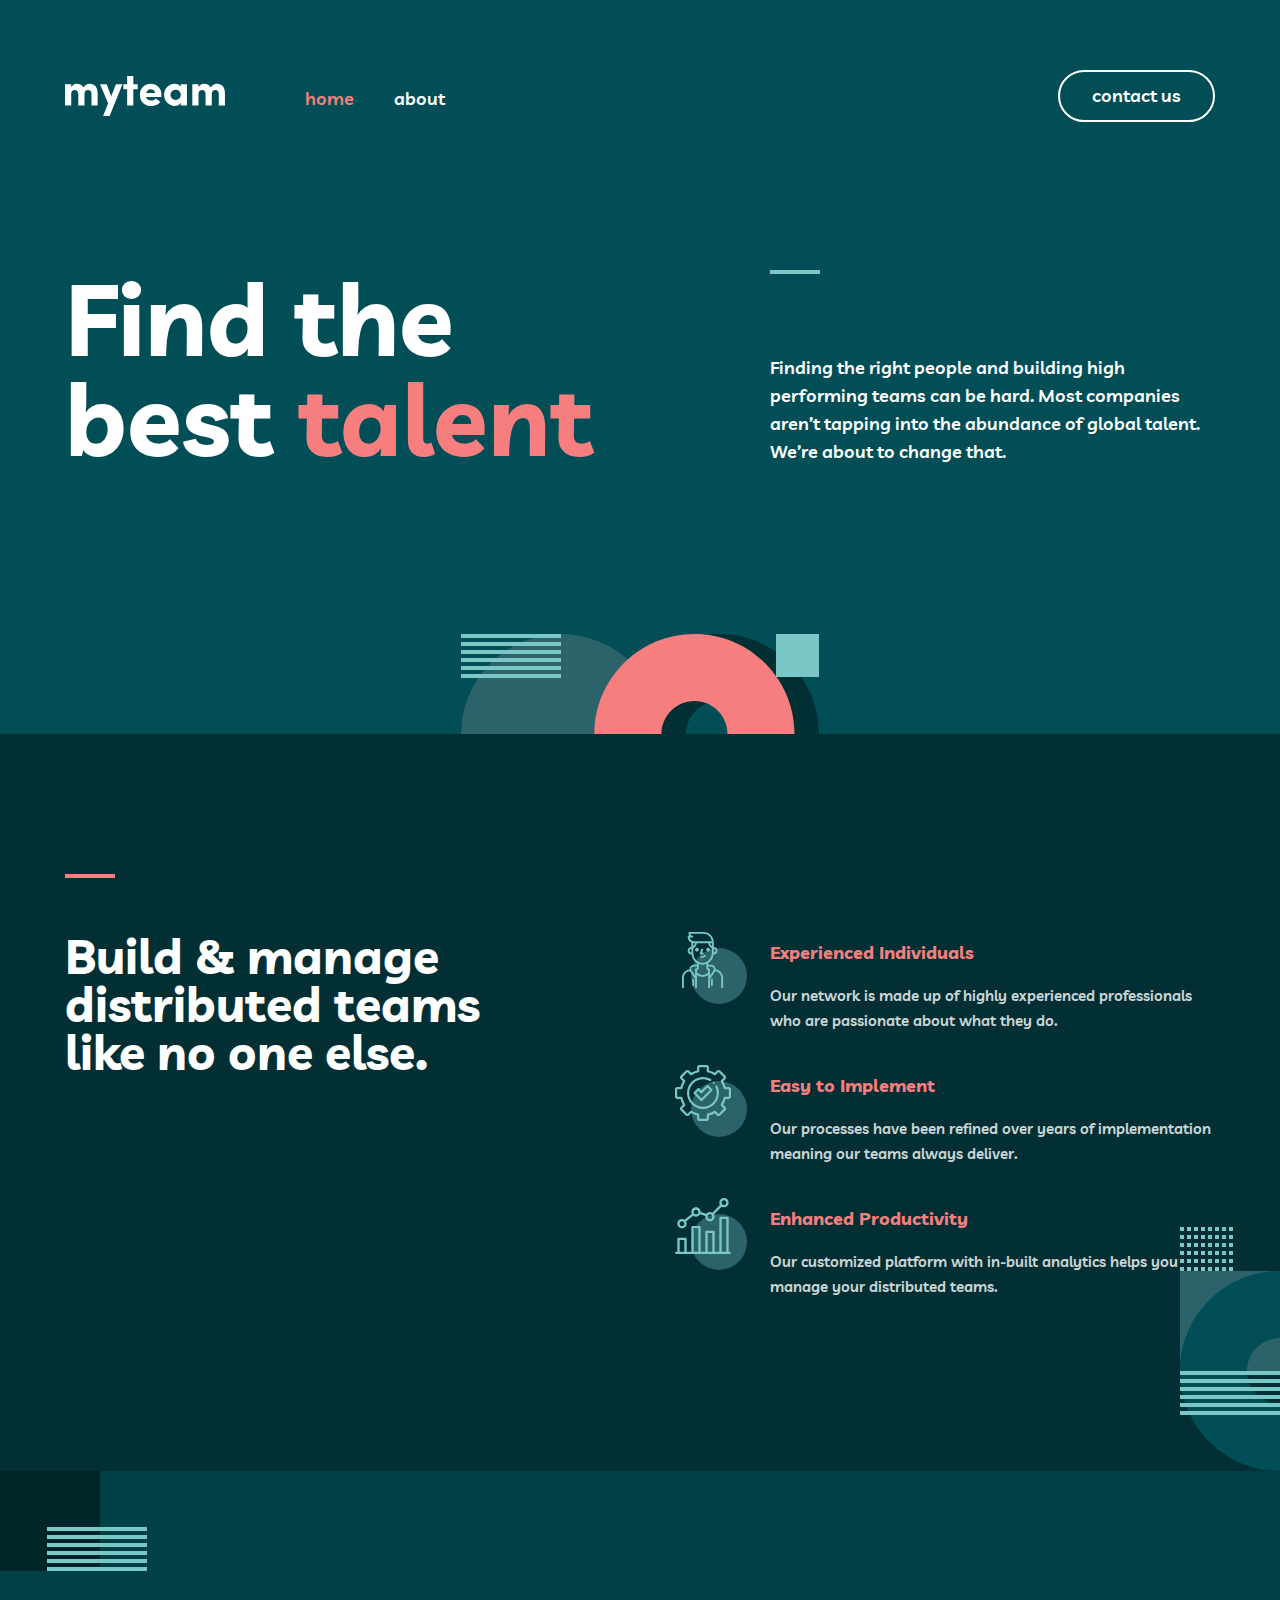
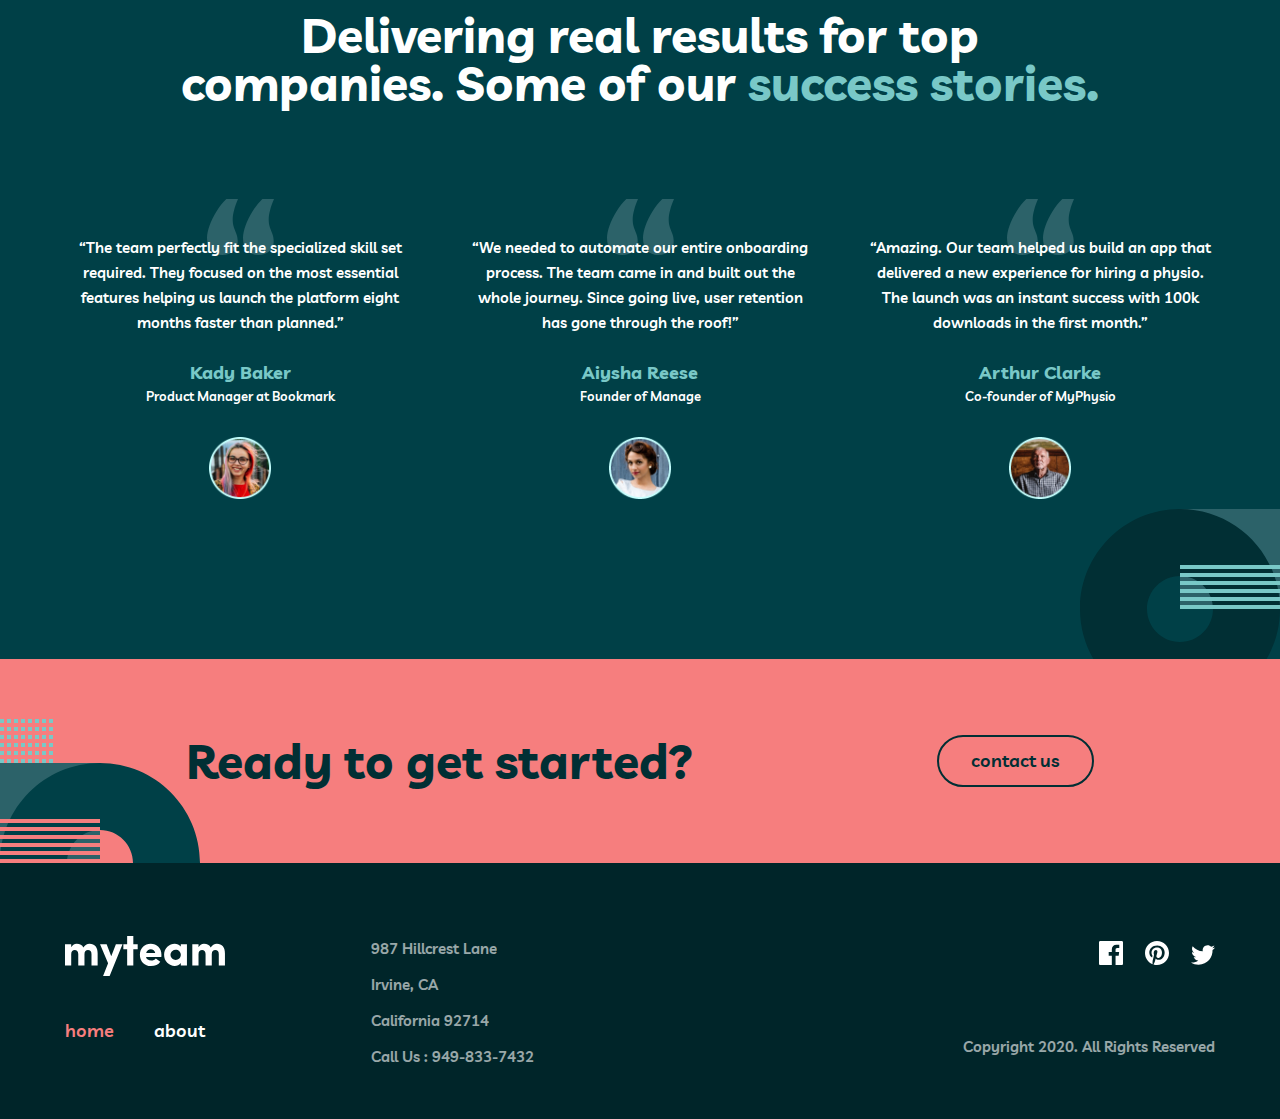
<file: index.html>
<!DOCTYPE html>
<html lang="en">
<head>
  <meta charset="UTF-8">
  <meta http-equiv="X-UA-Compatible" content="IE=edge">
  <meta name="viewport" content="width=device-width, initial-scale=1.0">
  <title>Myteam</title>
  <link rel="stylesheet" href="./css/normalize.css">
  <link rel="stylesheet" href="./css/main.css">
  <link rel="stylesheet" href="./css/responsive.css">
  
</head>
<body>
  <header class="header-wrapper">
    <div class="header-wrapper__container container">
      <div class="header-wrapper__header-inner header-inner">
        <div class="header-inner__logo-nav logo-nav">
          <a class="logo-nav__logo-link logo-link" href="./index.html">
            <img class="logo-link__logo-img logo-img" src="./img/home/myteam-site-logo.svg" alt="site logo" width="160" height="40">
          </a>
  
          <nav class="logo-nav__navbar navbar">
            <ul class="navbar__nav-list nav-list">
              <li class="nav-list__nav-item nav-item">
                <a class="nav-item__nav-link nav-link nav-link--active" href="./index.html">home</a>
              </li>
              <li class="nav-list__nav-item nav-item">
                <a class="nav-item__nav-link nav-link " href="./about.html">about</a>
              </li>
            </ul>
          </nav>
        </div>

        <a class="header-inner__contact-link contact-link" href="./contact.html">contact us</a>

        <button class="header-inner__hamburger-button hamburger-button" type="button">
          <img class="hamburger-img" src="./img/home/hamburger.png" alt="Hamburger image" width="20" height="17">
        </button>
      </div>
    </div>
  </header>

  <main>
    
    <section class="site-hero-wrapper">
      <div class="site-hero-wrapper__site-hero site-hero">
        <div class="site-hero__container container">
          <div class="site-hero__hero-content hero-content">
            <h2 class="hero-content__hero-heading hero-heading">Find the best 
              <span class="hero-content__hero-heading--pink
              hero-heading--pink">talent</span>
            </h2>
  
            <p class="hero-content__hero-text hero-text">Finding the right people and building high performing teams can be hard. Most companies aren’t tapping into the abundance of global talent. We’re about to change that.</p>
          </div>
        </div>
      </div>
    </section>

    <!-- TEAM BUILDING  -->

    <section class="team-building-wrapper" >
      <div class="team-building-wrapper__team-building-inner team-building-inner">
        <div class="team-building-inner__container container">
          <div class="team-building-inner__team-building team-building">
            <h2 class="team-building__team-building-heading team-building-heading">Build & manage distributed teams like no one else.</h2>

            <div class="team-building__team-building-content team-building-content">
              <ul class="team-building-content__building-content-list building-content-list">
                <li class="building-content-list__building-content-item building-content-item experienced-individuals">
                  <div class="building-content-item__item-content item-content">
                    <h3 class="item-content__contakt-item-heading contakt-item-heading">Experienced Individuals</h3>
                    <p class="item-content__contakt-item-text contakt-item-text">Our network is made up of highly experienced professionals who are passionate about what they do.</p>
                  </div>
                </li>
                <li class="building-content-list__building-content-item building-content-item easy-implement">
                  <div class="building-content-item__item-content item-content">
                    <h3 class="item-content__contakt-item-heading contakt-item-heading">Easy to Implement</h3>
                    <p class="item-content__contakt-item-text contakt-item-text">Our processes have been refined over years of implementation meaning our teams always deliver.</p>
                  </div>
                </li>
                <li class="building-content-list__building-content-item building-content-item enhanced-productivity">
                  <div class="building-content-item__item-content item-content">
                    <h3 class="item-content__contakt-item-heading contakt-item-heading">Enhanced Productivity</h3>
                    <p class="item-content__contakt-item-text contakt-item-text">Our customized platform with in-built analytics helps you manage your distributed teams.</p>
                  </div>
                </li>
              </ul>
            </div>
          </div>
        </div>
      </div>
    </section>

    <!-- SUCCESS STORIES  -->

    <section class="success-stories-wrapper">
      <div class="success-stories-wrapper__success-stories-inner success-stories-inner">
        <div class="success-stories-inner__container container">
          <div class="success-stories-inner__success-stories success-stories">
            <h2 class="success-stories__stories-heading stories-heading">Delivering real results for top companies. Some of our 
              <span class="success-stories__stories-heading--pink stories-heading--pink">success stories.</span>
            </h2>

            <ul class="success-stories__stories-list stories-list">
              <li class="stories-list__stories-item stories-item">
                <p class="stories-item__stories-item-text stories-item-text"> “The team perfectly fit the specialized skill set required. They focused on the most essential features helping us launch the platform eight months faster than planned.”</p>
                <span class="stories-item__stories-item-name stories-item-name">Kady Baker</span>
                <span class="stories-item__stories-item-position stories-item-position">Product Manager at Bookmark</span>
                <a class="stories-item__stories-item-link stories-item-link" href="#">
                  <img class="stories-item-link__stories-item-img stories-item-img" src="./img/home/kady-baker.png" alt="Kady Baker image" width="62" height="62">
                </a>
              </li>
              <li class="stories-list__stories-item stories-item">
                <p class="stories-item__stories-item-text stories-item-text">“We needed to automate our entire onboarding process. The team came in and built out the whole journey. Since going live, user retention has gone through the roof!”</p>
                <span class="stories-item__stories-item-name stories-item-name">Aiysha Reese</span>
                <span class="stories-item__stories-item-position stories-item-position">Founder of Manage</span>
                <a class="stories-item__stories-item-link stories-item-link" href="#">
                  <img class="stories-item-link__stories-item-img stories-item-img" src="./img/home/aiysha-reese.png" alt="Aiysha Reese image" width="62" height="62">
                </a>
              </li>
              <li class="stories-list__stories-item stories-item">
                <p class="stories-item__stories-item-text stories-item-text">“Amazing. Our team helped us build an app that delivered a new experience for hiring a physio. The launch was an instant success with 100k downloads in the first month.”</p>
                <span class="stories-item__stories-item-name stories-item-name">Arthur Clarke</span>
                <span class="stories-item__stories-item-position stories-item-position">Co-founder of MyPhysio</span>
                <a class="stories-item__stories-item-link stories-item-link" href="#">
                  <img class="stories-item-link__stories-item-img stories-item-img" src="./img/home/arthur-clarke.png" alt="Arthur Clarke image" width="62" height="62">
                </a>
              </li>
            </ul>
          </div>
        </div>
      </div>
    </section>

    <!-- STARTED -->

    <section class="started-wrapper">
      <div class="started-wrapper__started-inner started-inner">
        <div class="started-inner__container container">
          <div class="started-inner__started started">
            <h2 class="started__started-heading started-heading">Ready to get started?</h2>
            <a class="started__started-contact-link started-contact-link" href="./contact.html">contact us</a>
          </div>
        </div>
      </div>
    </section>
  </main>

  <!-- FOOTER  -->

  <footer class="site-footer">
    <div class="site-footer__container container">
      <div class="site-footer__footer-inner footer-inner">
        <div class="footer-inner__footer-content footer-content">
          <div class="footer-content__footer-page footer-page">
            <a class="footer-page__footer-logo footer-logo" href="#">
              <img class="footer-logo__footer-logo-img footer-logo-img" src="./img/home/myteam-site-logo.svg" alt="footer logo image" width="160" height="40">
            </a>
            <ul class="footer-page__footer-page-list footer-page-list">
              <li class="footer-page-list__footer-page-item footer-page-item">
                <a class="footer-page-item__page-item-link page-item-link page-item-link--active" href="./index.html">home</a>
              </li>
              <li class="footer-page-list__footer-page-item footer-page-item">
                <a class="footer-page-item__page-item-link page-item-link" href="./about.html">about</a>
              </li>
            </ul>
          </div>
          <div class="footer-content__footer-address footer-address">
            <ul class="footer-address__footer-address-list footer-address-list">
              <li class="footer-address-list__footer-address-item footer-address-item">
                <a class="footer-address-item__address-item-link address-item-link" href="#">987 Hillcrest Lane</a>
              </li>
              <li class="footer-address-list__footer-address-item footer-address-item">
                <a class="footer-address-item__address-item-link address-item-link" href="#">Irvine, CA</a>
              </li>
              <li class="footer-address-list__footer-address-item footer-address-item">
                <a class="footer-address-item__address-item-link address-item-link" href="#">California 92714</a>
              </li>
              <li class="footer-address-list__footer-address-item footer-address-item">
                <a class="footer-address-item__address-item-link address-item-link" href="#">Call Us : 949-833-7432</a>
              </li>
            </ul>
          </div>
        </div>

        <div class="footer-inner__footer-link-page footer-link-page">
          <ul class="footer-link-page__link-page-list link-page-list">
            <li class="link-page-list__link-page-item link-page-item">
              <a class="link-page-item__page-item-link page-item-link" href="https://www.facebook.com/">
                <img class="page-item-link__page-item-img page-item-img" src="./img/home/facebook.svg" alt="facebook image" width="24" height="24">
              </a>
            </li>
            <li class="link-page-list__link-page-item link-page-item">
              <a class="link-page-item__page-item-link page-item-link" href="https://g.co/kgs/BYUj9v">
                <img class="page-item-link__page-item-img page-item-img" src="./img/home/path.svg" alt="path image" width="24" height="24">
              </a>
            </li>
            <li class="link-page-list__link-page-item link-page-item">
              <a class="link-page-item__page-item-link page-item-link" href="https://twitter.com/">
                <img class="page-item-link__page-item-img page-item-img" src="./img/home/twitter.svg" alt="twitter image" width="24" height="20">
              </a>
            </li>
          </ul>
          <span class="footer-link-page__link-page-reserved link-page-reserved" >Copyright 2020. All Rights Reserved</span>
        </div>
      </div>
    </div>
  </footer>
</body>
</html>
</file>
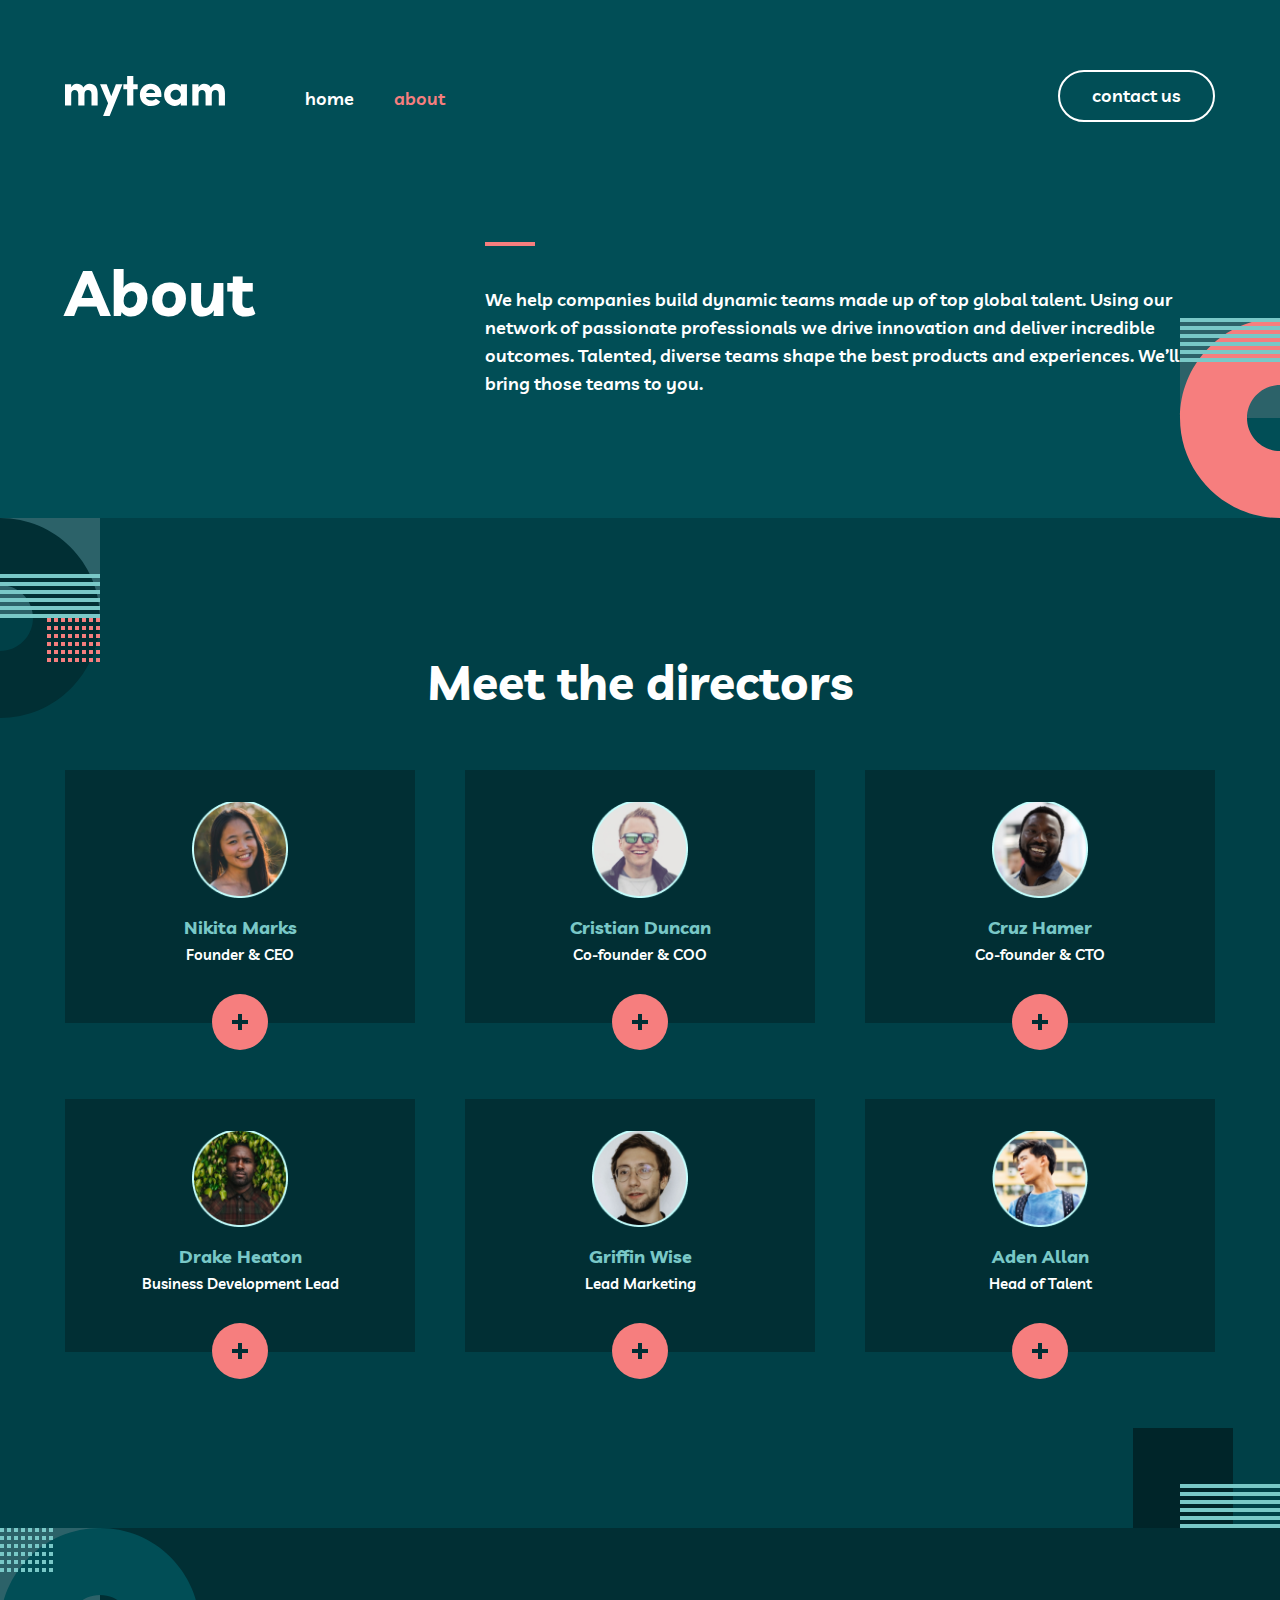
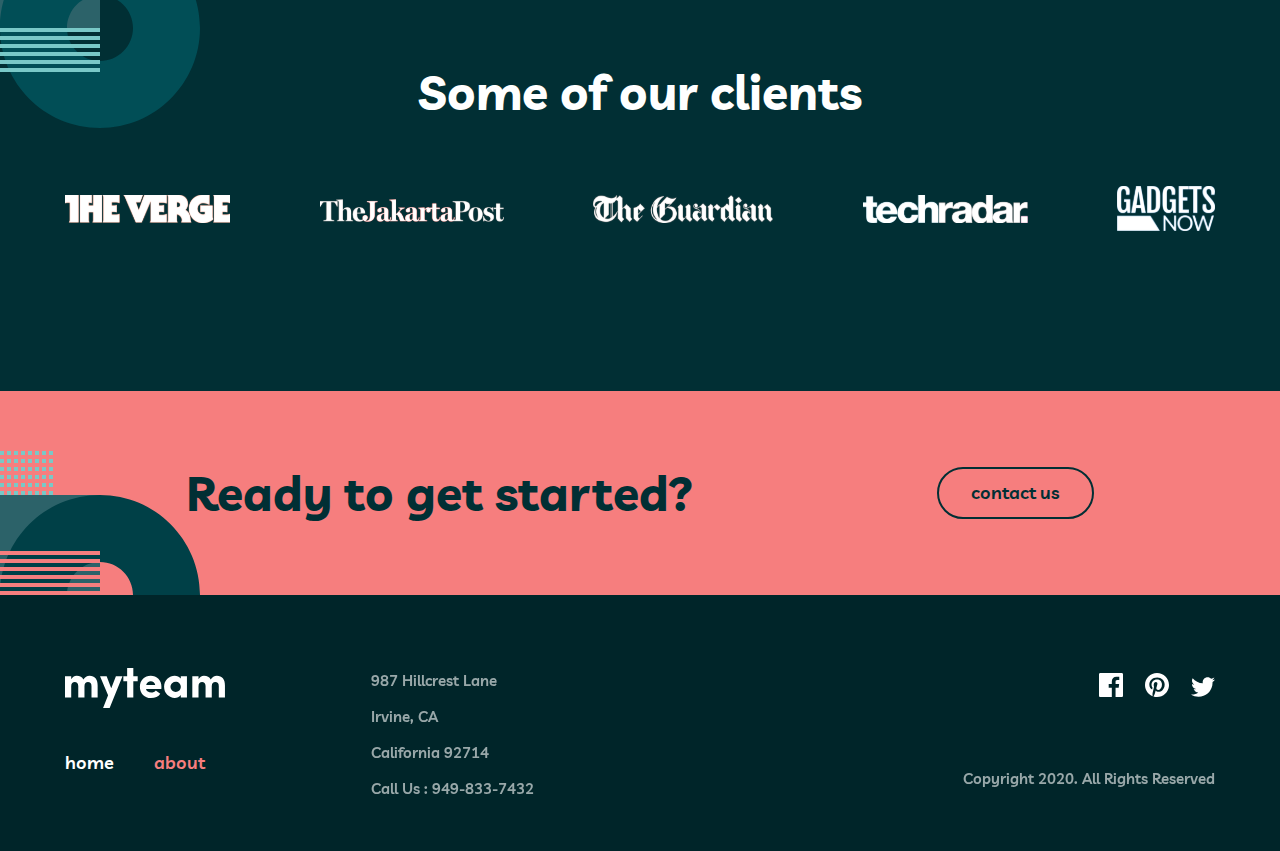
<file: about.html>
<!DOCTYPE html>
<html lang="en">
<head>
  <meta charset="UTF-8">
  <meta http-equiv="X-UA-Compatible" content="IE=edge">
  <meta name="viewport" content="width=device-width, initial-scale=1.0">
  <title>Myteam</title>
  <link rel="stylesheet" href="./css/normalize.css">
  <link rel="stylesheet" href="./css/main.css">
  <link rel="stylesheet" href="./css/responsive.css">
</head>
<body>
  <header class="header-wrapper">
    <div class="header-wrapper__container container">
      <div class="header-wrapper__header-inner header-inner">
        <div class="header-inner__logo-nav logo-nav">
          <a class="logo-nav__logo-link logo-link" href="./index.html">
            <img class="logo-link__logo-img logo-img" src="./img/home/myteam-site-logo.svg" alt="site logo" width="160" height="40">
          </a>
  
          <nav class="logo-nav__navbar navbar">
            <ul class="navbar__nav-list nav-list">
              <li class="nav-list__nav-item nav-item">
                <a class="nav-item__nav-link nav-link" href="./index.html">home</a>
              </li>
              <li class="nav-list__nav-item nav-item">
                <a class="nav-item__nav-link nav-link nav-link--active " href="#">about</a>
              </li>
            </ul>
          </nav>
        </div>

        <a class="header-inner__contact-link contact-link" href="./contact.html">contact us</a>

        <button class="header-inner__hamburger-button hamburger-button" type="button">
          <img class="hamburger-img" src="./img/home/hamburger.png" alt="Hamburger image" width="20" height="17">
        </button>
      </div>
    </div>
  </header>

  <main>

    <!-- About  -->
    
    <section class="about-wrapper">
      <div class="about-wrapper__about-inner about-inner">
        <div class="about-inner__container container">
          <div class="about-inner__about-content about-content">
            <h2 class="about-content__about-content-heading about-content-heading">About</h2>
            <p class="about-content__about-content-text about-content-text">We help companies build dynamic teams made up of top global talent. Using our network of passionate professionals we drive innovation and deliver incredible outcomes. Talented, diverse teams shape the best products and experiences. We’ll bring those teams to you.</p>
          </div>
        </div>
      </div>
    </section>

    <!-- Meet the directors -->

    <section class="meet-directors-wrapper">
      <div class="meet-directors-wrapper__container container">
        <div class="meet-directors-wrapper__meet-ditectors meet-ditectors">
          <h2 class="meet-ditectors__meet-directors-heading meet-directors-heading">Meet the directors</h2>
  
          <ul class="meet-ditectors__meet-directors-list meet-directors-list">
            <li class="meet-directors-list__meet-directors-item meet-directors-item">
              <div class="meet-directors-item__directors-item-content directors-item-content">
                <div class="directors-item-content__about-directors about-directors">
                  <img class="about-directors__about-directors-img about-directors-img" src="./img/about/nikita-marks.png" alt="Nikita Marks image" width="96" height="96">
                  <span class="about-directors__directors-names directors-names">Nikita Marks</span>
                  <p class="about-directors__profession-directors profession-directors">Founder & CEO</p>
                </div>
                <div class="directors-item-content__opinion-directors opinion-directors">
                    <span class="opinion-directors__director-name director-name">Nikita Marks</span>
                    <blockquote class="opinion-directors__motto-directors motto-directors">“Empowered teams create truly amazing products. Set the north star and let them follow it.”</blockquote>
                    <a class="opinion-directors__opinion-directors-link opinion-directors-link" href="https://twitter.com/">
                      <img class="opinion-directors-link__directors-link-img directors-link-img" src="./img/about/twitter.svg" alt="twitter image" width="24" height="20">
                    </a>
                    <a class="opinion-directors__opinion-directors-link opinion-directors-link" href="https://www.linkedin.com/">
                      <img class="opinion-directors-link__directors-link-img directors-link-img" src="./img/about/linkedin.svg" alt="linkedin image" width="20" height="20">
                    </a>
                </div>
              </div>
              <button class="meet-directors-item__directors-item-btn directors-item-btn">
                <img class="directors-item-btn__button-img button-img" src="./img/about/plus.png" alt="plus image" width="16" height="16">
              </button>
            </li>
            <li class="meet-directors-list__meet-directors-item meet-directors-item">
              <div class="meet-directors-item__directors-item-content directors-item-content">
                <div class="directors-item-content__about-directors about-directors">
                  <img class="about-directors__about-directors-img about-directors-img" src="./img/about/crisrian-duncan.png" alt="Cristian Duncan image" width="96" height="96">
                  <span class="about-directors__directors-names directors-names">Cristian Duncan</span>
                  <p class="about-directors__profession-directors profession-directors">Co-founder & COO</p>
                </div>
                <div class="directors-item-content__opinion-directors opinion-directors">
                    <span class="opinion-directors__director-name director-name">Cristian Duncan</span>
                    <blockquote class="opinion-directors__motto-directors motto-directors">“Empowered teams create truly amazing products. Set the north star and let them follow it.”</blockquote>
                    <a class="opinion-directors__opinion-directors-link opinion-directors-link" href="https://twitter.com/">
                      <img class="opinion-directors-link__directors-link-img directors-link-img" src="./img/about/twitter.svg" alt="twitter image" width="24" height="20">
                    </a>
                    <a class="opinion-directors__opinion-directors-link opinion-directors-link" href="https://www.linkedin.com/">
                      <img class="opinion-directors-link__directors-link-img directors-link-img" src="./img/about/linkedin.svg" alt="linkedin image" width="20" height="20">
                    </a>
                </div>
              </div>
              <button class="meet-directors-item__directors-item-btn directors-item-btn">
                <img class="directors-item-btn__button-img button-img" src="./img/about/plus.png" alt="plus image" width="16" height="16">
              </button>
            </li>
            <li class="meet-directors-list__meet-directors-item meet-directors-item">
              <div class="meet-directors-item__directors-item-content directors-item-content">
                <div class="directors-item-content__about-directors about-directors">
                  <img class="about-directors__about-directors-img about-directors-img" src="./img/about/cruz-hamer.png" alt="Cruz Hamer image" width="96" height="96">
                  <span class="about-directors__directors-names directors-names">Cruz Hamer</span>
                  <p class="about-directors__profession-directors profession-directors">Co-founder & CTO</p>
                </div>
                <div class="meet-directors-item__opinion-directors opinion-directors">
                    <span class="opinion-directors__director-name director-name">Cruz Hamer</span>
                    <blockquote class="opinion-directors__motto-directors motto-directors">“Empowered teams create truly amazing products. Set the north star and let them follow it.”</blockquote>
                    <a class="opinion-directors__opinion-directors-link opinion-directors-link" href="https://twitter.com/">
                      <img class="opinion-directors-link__directors-link-img directors-link-img" src="./img/about/twitter.svg" alt="twitter image" width="24" height="20">
                    </a>
                    <a class="opinion-directors__opinion-directors-link opinion-directors-link" href="https://www.linkedin.com/">
                      <img class="opinion-directors-link__directors-link-img directors-link-img" src="./img/about/linkedin.svg" alt="linkedin image" width="20" height="20">
                    </a>
                </div>
              </div>
              <button class="meet-directors-item__directors-item-btn directors-item-btn">
                <img class="directors-item-btn__button-img button-img" src="./img/about/plus.png" alt="plus image" width="16" height="16">
              </button>
            </li>
            <li class="meet-directors-list__meet-directors-item meet-directors-item">
              <div class="meet-directors-item__directors-item-content directors-item-content">
                <div class="directors-item-content__about-directors about-directors">
                  <img class="about-directors__about-directors-img about-directors-img" src="./img/about/drake-heaton.png" alt="Drake Heaton image" width="96" height="96">
                  <span class="about-directors__directors-names directors-names">Drake Heaton</span>
                  <p class="about-directors__profession-directors profession-directors">Business Development Lead</p>
                </div>
                <div class="directors-item-content__opinion-directors opinion-directors">
                    <span class="opinion-directors__director-name director-name">Drake Heaton</span>
                    <blockquote class="opinion-directors__motto-directors motto-directors">“Empowered teams create truly amazing products. Set the north star and let them follow it.”</blockquote>
                    <a class="opinion-directors__opinion-directors-link opinion-directors-link" href="https://twitter.com/">
                      <img class="opinion-directors-link__directors-link-img directors-link-img" src="./img/about/twitter.svg" alt="twitter image" width="24" height="20">
                    </a>
                    <a class="opinion-directors__opinion-directors-link opinion-directors-link" href="https://www.linkedin.com/">
                      <img class="opinion-directors-link__directors-link-img directors-link-img" src="./img/about/linkedin.svg" alt="linkedin image" width="20" height="20">
                    </a>
                </div>
              </div>
              <button class="meet-directors-item__directors-item-btn directors-item-btn">
                <img class="button-img" src="./img/about/plus.png" alt="plus image" width="16" height="16">
              </button>
            </li>
            <li class="meet-directors-list__meet-directors-item meet-directors-item">
              <div class="meet-directors-item__directors-item-content directors-item-content">
                <div class="directors-item-content__about-directors about-directors">
                  <img class="about-directors__about-directors-img about-directors-img" src="./img/about/griffin-wise.png" alt="Griffin Wise image" width="96" height="96">
                  <span class="about-directors__directors-names directors-names">Griffin Wise</span>
                  <p class="about-directors__profession-directors profession-directors">Lead Marketing</p>
                </div>
                <div class="directors-item-content__opinion-directors opinion-directors">
                    <span class="opinion-directors__director-name director-name">Griffin Wise</span>
                    <blockquote class="opinion-directors__motto-directors motto-directors">“Empowered teams create truly amazing products. Set the north star and let them follow it.”</blockquote>
                    <a class="opinion-directors__opinion-directors-link opinion-directors-link" href="https://twitter.com/">
                      <img class="opinion-directors-link__directors-link-img directors-link-img" src="./img/about/twitter.svg" alt="twitter image" width="24" height="20">
                    </a>
                    <a class="opinion-directors__opinion-directors-link opinion-directors-link" href="https://www.linkedin.com/">
                      <img class="opinion-directors-link__directors-link-img directors-link-img" src="./img/about/linkedin.svg" alt="linkedin image" width="20" height="20">
                    </a>
                </div>
              </div>
              <button class="meet-directors-item__directors-item-btn directors-item-btn">
                <img class=" directors-item-btn__button-img button-img" src="./img/about/plus.png" alt="plus image" width="16" height="16">
              </button>
            </li>
            <li class="meet-directors-list__meet-directors-item meet-directors-item">
              <div class="meet-directors-item__opinion-directors opinion-directors">
                  <div class="opinion-directors__about-directors about-directors">
                    <img class="about-directors__about-directors-img about-directors-img" src="./img/about/aden-allan.png" alt="Aden Allan image" width="96" height="96">
                    <span class="about-directors__directors-names directors-names">Aden Allan</span>
                    <p class="about-directors__profession-directors profession-directors">Head of Talent</p>
                  </div>
                  <div class="opinion-directors__opinion-directors opinion-directors">
                    <span class=" opinion-directors__director-name director-name">Aden Allan</span>
                    <blockquote class=" opinion-directors__motto-directors motto-directors">“Empowered teams create truly amazing products. Set the north star and let them follow it.”</blockquote>
                    <a class=" opinion-directors__opinion-directors-link opinion-directors-link" href="https://twitter.com/">
                      <img class="opinion-directors-link__directors-link-img directors-link-img" src="./img/about/twitter.svg" alt="twitter image" width="24" height="20">
                    </a>
                    <a class=" opinion-directors__opinion-directors-link opinion-directors-link" href="https://www.linkedin.com/">
                      <img class="opinion-directors-link__directors-link-img directors-link-img" src="./img/about/linkedin.svg" alt="linkedin image" width="20" height="20">
                    </a>
                  </div>
              </div>
              <button class="meet-directors-item__directors-item-btn directors-item-btn">
              <img class="directors-item-btn__button-img button-img button-img button-img" src="./img/about/plus.png" alt="plus image" width="16" height="16">
              </button>
            </li>
          </ul>
        </div>
      </div>
    </section>

    <!-- Some clients -->

    <section class="some-clients-wrapper">
      <div class="some-clients-wrapper__some-clients-inner some-clients-inner">
        <div class="some-clients-inner__container container">
          <div class="some-clients-inner__some-clients some-clients">
            <h2 class="some-clients__some-clients-heading some-clients-heading">Some of our clients</h2>
            <ul class="some-clients__some-clients-list some-clients-list">
              <li class="some-clients-list__some-clients-item some-clients-item">
                <a class="some-clients-item__clients-item-link clients-item-link" href="#">
                  <img class="clients-item-link__clients-item-img clients-item-img" src="./img/about/verge.svg" alt="the verge" width="165" height="28">
                </a>
              </li>
              <li class="some-clients-list__some-clients-item some-clients-item">
                <a class="some-clients-item__clients-item-link clients-item-link" href="#">
                  <img class="clients-item-link__clients-item-img clients-item-img" src="./img/about/jakarta.svg" alt="the jakarta post" width="184" height="23">
                </a>
              </li>
              <li class="some-clients-list__some-clients-item some-clients-item">
                <a class="some-clients-item__clients-item-link clients-item-link" href="#">
                  <img class="clients-item-link__clients-item-img clients-item-img" src="./img/about/guardian.svg" alt="the guardian" width="180" height="28">
                </a>
              </li>
              <li class="some-clients-list__some-clients-item some-clients-item">
                <a class="some-clients-item__clients-item-link clients-item-link" href="#">
                  <img class="clients-item-link__clients-item-img clients-item-img" src="./img/about/techrader.svg" alt="techrader" width="165" height="28">
                </a>
              </li>
              <li class="some-clients-list__some-clients-item some-clients-item">
                <a class="some-clients-item__clients-item-link clients-item-link" href="#">
                  <img class="clients-item-link__clients-item-img clients-item-img" src="./img/about/gadgets.svg" alt="gadgets" width="98" height="45">
                </a>
              </li>
            </ul>
          </div>
        </div>
      </div>
    </section>

    <!-- STARTED -->

    <section class="started-wrapper">
      <div class="started-wrapper__started-inner started-inner">
        <div class="started-inner__container container">
          <div class="started-inner__started started">
            <h2 class="started__started-heading started-heading">Ready to get started?</h2>
            <a class="started__started-contact-link started-contact-link" href="./contact.html">contact us</a>
          </div>
        </div>
      </div>
    </section>
  </main>

  <!-- FOOTER  -->

  <footer class="site-footer">
    <div class="site-footer__container container">
      <div class="site-footer__footer-inner footer-inner">
        <div class="footer-inner__footer-content footer-content">
          <div class="footer-content__footer-page footer-page">
            <a class="footer-page__footer-logo footer-logo" href="#">
              <img class="footer-logo__footer-logo-img footer-logo-img" src="./img/home/myteam-site-logo.svg" alt="footer logo image" width="160" height="40">
            </a>
            <ul class="footer-page__footer-page-list footer-page-list">
              <li class="footer-page-list__footer-page-item footer-page-item">
                <a class="footer-page-item__page-item-link page-item-link" href="./index.html">home</a>
              </li>
              <li class="footer-page-list__footer-page-item footer-page-item">
                <a class="footer-page-item__page-item-link page-item-link page-item-link--active" href="./about.html">about</a>
              </li>
            </ul>
          </div>
          <div class="footer-content__footer-address footer-address">
            <ul class="footer-address__footer-address-list footer-address-list">
              <li class="footer-address-list__footer-address-item footer-address-item">
                <a class="footer-address-item__address-item-link address-item-link" href="#">987 Hillcrest Lane</a>
              </li>
              <li class="footer-address-list__footer-address-item footer-address-item">
                <a class="footer-address-item__address-item-link address-item-link" href="#">Irvine, CA</a>
              </li>
              <li class="footer-address-list__footer-address-item footer-address-item">
                <a class="footer-address-item__address-item-link address-item-link" href="#">California 92714</a>
              </li>
              <li class="footer-address-list__footer-address-item footer-address-item">
                <a class="footer-address-item__address-item-link address-item-link" href="#">Call Us : 949-833-7432</a>
              </li>
            </ul>
          </div>
        </div>

        <div class="footer-inner__footer-link-page footer-link-page">
          <ul class="footer-link-page__link-page-list link-page-list">
            <li class="link-page-list__link-page-item link-page-item">
              <a class="link-page-item__page-item-link page-item-link" href="https://www.facebook.com/">
                <img class="page-item-link__page-item-img page-item-img" src="./img/home/facebook.svg" alt="facebook image" width="24" height="24">
              </a>
            </li>
            <li class="link-page-list__link-page-item link-page-item">
              <a class="link-page-item__page-item-link page-item-link" href="https://g.co/kgs/BYUj9v">
                <img class="page-item-link__page-item-img page-item-img" src="./img/home/path.svg" alt="path image" width="24" height="24">
              </a>
            </li>
            <li class="link-page-list__link-page-item link-page-item">
              <a class="link-page-item__page-item-link page-item-link" href="https://twitter.com/">
                <img class="page-item-link__page-item-img page-item-img" src="./img/home/twitter.svg" alt="twitter image" width="24" height="20">
              </a>
            </li>
          </ul>
          <span class="footer-link-page__link-page-reserved link-page-reserved" >Copyright 2020. All Rights Reserved</span>
        </div>
      </div>
    </div>
  </footer>
</body>
</html>
</file>
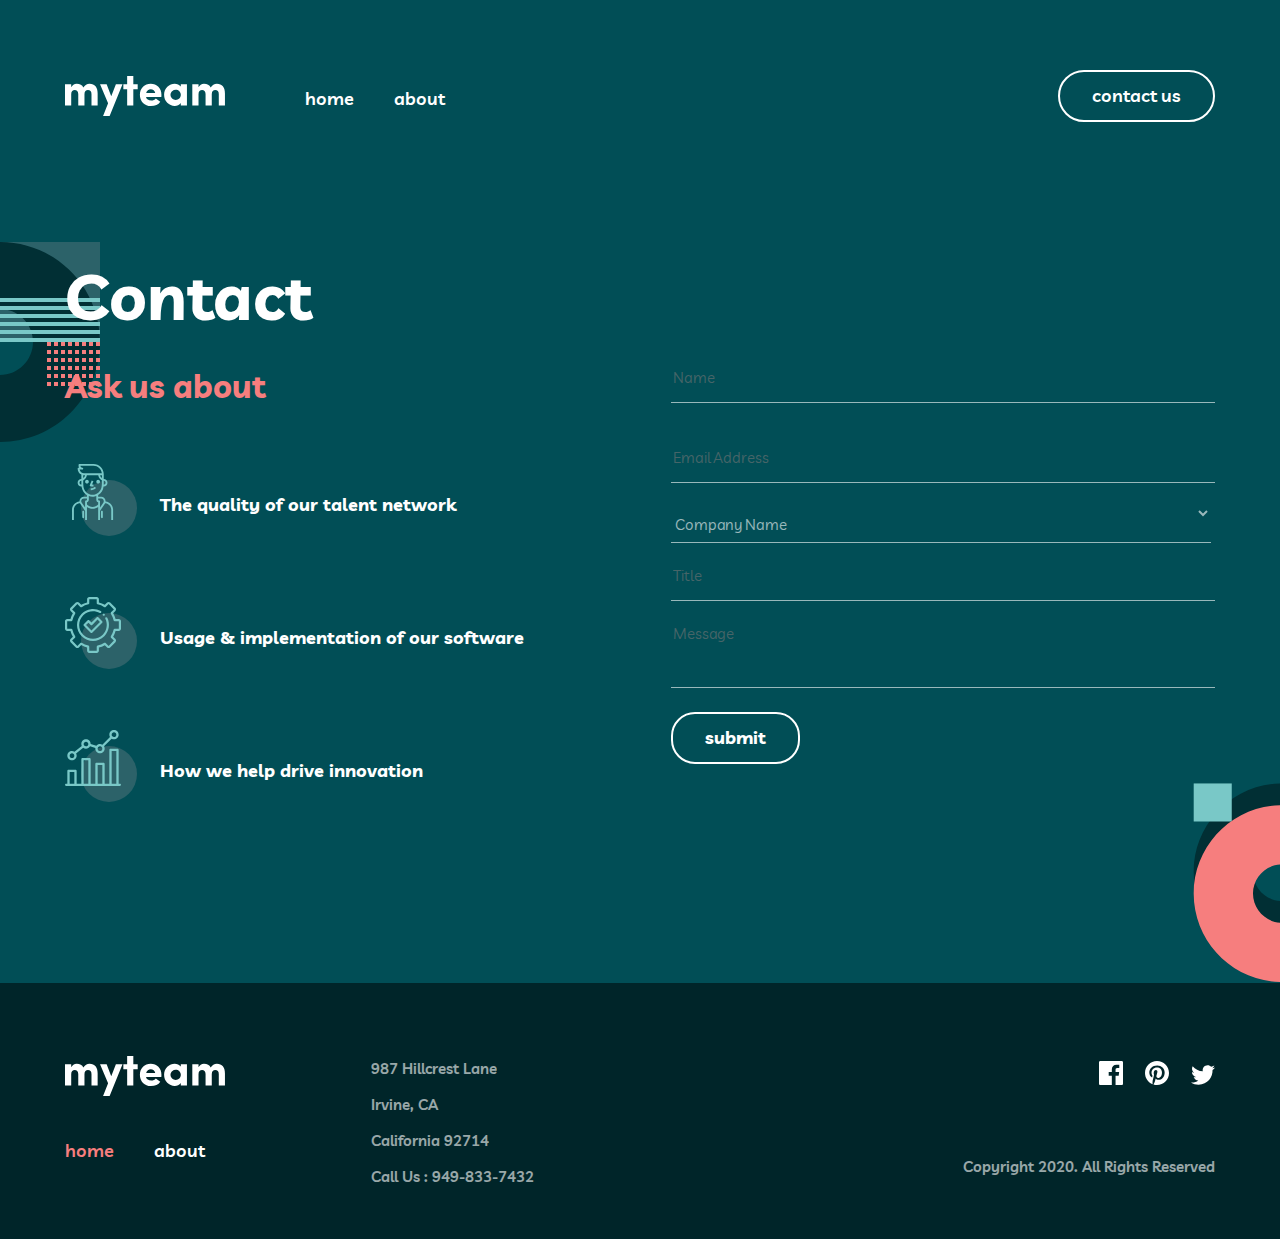
<file: contact.html>
<!DOCTYPE html>
<html lang="en">
<head>
  <meta charset="UTF-8">
  <meta http-equiv="X-UA-Compatible" content="IE=edge">
  <meta name="viewport" content="width=device-width, initial-scale=1.0">
  <title>Myteam</title>
  <link rel="stylesheet" href="./css/normalize.css">
  <link rel="stylesheet" href="./css/main.css">
  <link rel="stylesheet" href="./css/responsive.css">
</head>
<body>
  <header class="header-wrapper">
    <div class="header-wrapper__container container">
      <div class="header-wrapper__header-inner header-inner">
        <div class="header-inner__logo-nav logo-nav">
          <a class="logo-nav__logo-link logo-link" href="./index.html">
            <img class="logo-link__logo-img logo-img" src="./img/home/myteam-site-logo.svg" alt="site logo" width="160" height="40">
          </a>
  
          <nav class="logo-nav__navbar navbar">
            <ul class="navbar__nav-list nav-list">
              <li class="nav-list__nav-item nav-item">
                <a class="nav-item__nav-link nav-link " href="./index.html">home</a>
              </li>
              <li class="nav-list__nav-item nav-item">
                <a class="nav-item__nav-link nav-link " href="./about.html">about</a>
              </li>
            </ul>
          </nav>
        </div>

        <a class="header-inner__contact-link contact-link" href="./contact.html">contact us</a>

        <button class="header-inner__hamburger-button hamburger-button" type="button">
          <img class="hamburger-img" src="./img/home/hamburger.png" alt="Hamburger image" width="20" height="17">
        </button>
      </div>
    </div>
  </header>

  <main>
    <section class="contact-wrapper">
      <div class="contact-wrapper__contact-inner contact-inner">
        <div class="contact-inner__container container">
          <div class="contact-inner__contact contact">
            <div class="contact__contact-content contact-content">
              <h2 class="contact-content__contact-content-heading contact-content-heading">Contact</h2>
              <h3 class="contact-content-heading__contact-heading contact-heading">Ask us about</h3>
              <ul class="contact-content__contact-list contact-list">
                <li class="contact-list__contact-item contact-item network">
                  <a class="contact-item__content-item-link content-item-link" href="#">The quality of our talent network</a>
                </li>
                <li class="contact-list__contact-item contact-item implementation">
                  <a class="contact-item__content-item-link content-item-link" href="#">Usage & implementation of our software</a>
                </li>
                <li class="contact-list__contact-item contact-item innovation">
                  <a class="contact-item__content-item-link content-item-link" href="#">How we help drive innovation</a>
                </li>
              </ul>
            </div>

            <form class="contact__form form" action="https://echo.htmlacademy.ru/" method="post">

              <input class="form__input-name input-name" id="name" name="name" type="text" placeholder="Name" required>
                    
              <input class="form__input-email input-email" id="email" name="email address" type="email" placeholder="Email Address" required>

              <select class="form__input-company-name input-company-name" name="company-name" id="companyname">
                  <option value="question" selected disabled hidden>Company Name</option>
                  <option value="qishloq ho'jaligi banki">Qishloq ho'jaligi banki</option>
                  <option value="NBU">NBU</option>
                  <option value="shahar qurilish banki">Shahar qurilish banki</option>
                  <option value="Najot Ta'lim">Najot Ta'lim</option>
              </select>

              <input class="form__input-title input-title" id="title" name="title" type="text" placeholder="Title" required >

              <input class="form__input-message input-message" id="message" name="message" type="text" placeholder="Message" required >
              <button class="form__sent-button sent-button" type="submit">submit</button>
          
            </form>
          </div>
        </div>
      </div>
    </section>
  </main>

  <!-- FOOTER  -->

  <footer class="site-footer">
    <div class="site-footer__container container">
      <div class="site-footer__footer-inner footer-inner">
        <div class="footer-inner__footer-content footer-content">
          <div class="footer-content__footer-page footer-page">
            <a class="footer-page__footer-logo footer-logo" href="#">
              <img class="footer-logo__footer-logo-img footer-logo-img" src="./img/home/myteam-site-logo.svg" alt="footer logo image" width="160" height="40">
            </a>
            <ul class="footer-page__footer-page-list footer-page-list">
              <li class="footer-page-list__footer-page-item footer-page-item">
                <a class="footer-page-item__page-item-link page-item-link page-item-link--active" href="./index.html">home</a>
              </li>
              <li class="footer-page-list__footer-page-item footer-page-item">
                <a class="footer-page-item__page-item-link page-item-link" href="./about.html">about</a>
              </li>
            </ul>
          </div>
          <div class="footer-content__footer-address footer-address">
            <ul class="footer-address__footer-address-list footer-address-list">
              <li class="footer-address-list__footer-address-item footer-address-item">
                <a class="footer-address-item__address-item-link address-item-link" href="#">987 Hillcrest Lane</a>
              </li>
              <li class="footer-address-list__footer-address-item footer-address-item">
                <a class="footer-address-item__address-item-link address-item-link" href="#">Irvine, CA</a>
              </li>
              <li class="footer-address-list__footer-address-item footer-address-item">
                <a class="footer-address-item__address-item-link address-item-link" href="#">California 92714</a>
              </li>
              <li class="footer-address-list__footer-address-item footer-address-item">
                <a class="footer-address-item__address-item-link address-item-link" href="#">Call Us : 949-833-7432</a>
              </li>
            </ul>
          </div>
        </div>

        <div class="footer-inner__footer-link-page footer-link-page">
          <ul class="footer-link-page__link-page-list link-page-list">
            <li class="link-page-list__link-page-item link-page-item">
              <a class="link-page-item__page-item-link page-item-link" href="https://www.facebook.com/">
                <img class="page-item-link__page-item-img page-item-img" src="./img/home/facebook.svg" alt="facebook image" width="24" height="24">
              </a>
            </li>
            <li class="link-page-list__link-page-item link-page-item">
              <a class="link-page-item__page-item-link page-item-link" href="https://g.co/kgs/BYUj9v">
                <img class="page-item-link__page-item-img page-item-img" src="./img/home/path.svg" alt="path image" width="24" height="24">
              </a>
            </li>
            <li class="link-page-list__link-page-item link-page-item">
              <a class="link-page-item__page-item-link page-item-link" href="https://twitter.com/">
                <img class="page-item-link__page-item-img page-item-img" src="./img/home/twitter.svg" alt="twitter image" width="24" height="20">
              </a>
            </li>
          </ul>
          <span class="footer-link-page__link-page-reserved link-page-reserved" >Copyright 2020. All Rights Reserved</span>
        </div>
      </div>
    </div>
  </footer>
</body>
</html>
</file>
<file: css/main.css>
@font-face {
  font-family: 'Livvic';
  font-style: normal;
  font-weight: 400;
  src: local(''),
       url('../fonts/livvic-v11-latin-regular.woff2') format('woff2'), 
       url('../fonts/livvic-v11-latin-regular.woff') format('woff');
}

@font-face {
  font-family: 'Livvic';
  font-style: normal;
  font-weight: 600;
  src: local(''),
       url('../fonts/livvic-v11-latin-600.woff2') format('woff2'), 
       url('../fonts/livvic-v11-latin-600.woff') format('woff'); 
}

@font-face {
  font-family: 'Livvic';
  font-style: normal;
  font-weight: 700;
  src: local(''),
       url('../fonts/livvic-v11-latin-700.woff2') format('woff2'),
       url('../fonts/livvic-v11-latin-700.woff') format('woff'); 
}
body {
  padding: 0;
  margin: 0;
  font-family: 'Livvic', sans-serif;
  font-weight: 600;
  font-size: 24px;
  line-height: 1.5;
}
.container {
  max-width: 1150px;
  padding-left: 20px;
  padding-right: 20px;
  margin-left: auto;
  margin-right: auto;
}
.header-wrapper {
  background-color: #014e56;
}
.header-inner {
  padding-top: 70px;
  padding-bottom: 70px;
  display: flex;
  align-items: center;
  justify-content: space-between;
}
.logo-nav {
  display: flex;
  align-items: center;
  justify-content: space-between;
}
.logo-link {
  display: inline-block;
}
.logo-img {
  display: block;
  width: 160px;
  height: 40px;
}
.nav-list {
  display: flex;
  align-items: center;
  margin: 0;
  margin-left: 80px;
  padding: 0;
  list-style-type: none;
}
.nav-item ~ .nav-item {
  margin-left: 40px;
}
.nav-link {
  font-size: 18px;
  line-height: 28px;
  color: #ffffff;
  text-decoration: none;
}
.nav-link--active {
  color: #f67e7e;
}
.nav-link:hover {
  color: #f67e7e;
  transition: color 0.3s ease;
}
.contact-link {
  font-size: 18px;
  line-height: 28px;
  padding: 10px 32px;
  border: 2px solid #ffffff;
  border-radius: 30px;
  color: #ffffff;
  text-decoration: none;
  transition: color 0.3s ease,
                    background-color,0.3s ease;
}
.contact-link:hover {
  color: #014e56;
  background-color: #ffffff;
}
.hamburger-button {
  display: none;
  background-color: transparent;
  border: none;
}
.hamburger-img {
  display: block;
  width: 20px;
  height: 17px;
}
.site-hero-wrapper {
  background-color: #014e56;
}
.site-hero {
  background-image: url(../img/home/hero-bg-top.svg),
                    url(../img/home/hero-bg-bottom.svg);
  background-repeat: no-repeat;
  background-size: 200px 200px,358px 100px;
  background-position:left -50px bottom 250px , bottom 0px right 165px;
  margin-left: auto;
  margin-right: auto;
}
.hero-content {
  padding-top: 60px;
  padding-bottom: 250px;
  display: flex;
  align-items: center;
  justify-content: space-between;
  color: #ffffff;
}
.hero-heading {
  width: 530px;
  margin: 0;
  font-size: 100px;
  line-height: 100px;
}
.hero-heading--pink {
  color: #f67e7e;
}
.hero-text {
  width: 445px;
  font-size: 18px;
  line-height: 28px;
}
.hero-text::before {
  display: block;
  width: 50px;
  height: 4px;
  margin-bottom: 80px;
  background-color: #79c8c7;
  content: "";
}

/* TEAM BUILDING */

.team-building-wrapper {
  background-color:  #012f34;
}
.team-building-inner {
  background-image: url(../img/home/team-building-bg.svg);
  background-repeat: no-repeat;
  background-size: 200px 244px;
  background-position: bottom right -50px;
  margin-left: auto;
  margin-right: auto;
}
.team-building {
  display: flex;
  justify-content: space-between;
  padding-top: 140px;
  padding-bottom: 140px;
}
.team-building-heading {
  width: 450px;
  margin: 0;
  font-weight: bold;
  font-size: 48px;
  line-height: 48px;
  color: #ffffff;
}
.team-building-heading::before {
  display: block;
  width: 50px;
  height: 4px;
  margin-bottom: 54px;
  background-color:  #f67e7e;
  content: "";
}
.building-content-list {
  padding: 0;
  margin: 0;
  margin-top: 58px;
  list-style-type: none;
}
.building-content-item {
  margin-bottom: 32px;
}
.experienced-individuals::before {
  content: url(../img/home/experienced-individuals.svg);
}
.easy-implement::before {
  content: url(../img/home/easy-implement.svg);
}
.enhanced-productivity::before {
  content: url(../img/home/enhanced-productivity.svg);
}
.building-content-item {
  display: flex;
}
.item-content {
  margin-left: 23px;
}
.contakt-item-heading {
  display: inline-block;
  margin: 0;
  margin-bottom: 16px;
  font-weight: bold;
  font-size: 18px;
  line-height: 28px;
  color: #f67e7e;
}
.contakt-item-text {
  width: 445px;
  margin: 0;
  font-size: 15px;
  line-height: 25px;
  color: #FFFFFF;
  mix-blend-mode: normal;
  opacity: 0.8;
}

/* SUCCESS STORIES */

.success-stories-wrapper {
  background-color: #004047;
}
.success-stories-inner {
  margin-left: auto;
  margin-right: auto;
  background-image: url(../img/home/success-stories-bg-top.svg),
                    url(../img/home/success-stories-bg-bottom.svg);
  background-repeat: no-repeat;
  background-size: 147px 110px,
                   200px 200px;
  background-position: top -5px left,
                       bottom right;
}
.success-stories {
  display: block;
  padding-top: 140px;
  padding-bottom: 151px;
  color: #ffffff;
}
.stories-heading {
  font-weight: bold;
  font-size: 48px;
  line-height: 48px;
  width: 932px;
  text-align: center;
  margin: 0;
  margin-left: auto;
  margin-right: auto;
}
.stories-heading--pink {
  color: #79c8c7;
}
.stories-list {
  display: flex;
  align-items: center;
  justify-content: space-between;
  list-style-type: none;
  padding: 0;
  margin: 0;
  margin-top: 92px;
}
.stories-item {
  width: 350px;
  text-align: center;
}
.stories-item-text {
  margin: 0;
  margin-bottom: 24px;
  font-size: 15px;
  line-height: 25px;
}
.stories-item-text::before {
  display: block;
  margin-bottom: -27px;
  content: url(../img/home/success-stories-item-bg.svg);
}
.stories-item-name {
  display: block;
  font-weight: bold;
  font-size: 18px;
  line-height: 28px;
  color: #79c8c7;
}
.stories-item-position {
  display: block;
  font-size: 13px;
  line-height: 18px;
  margin-bottom: 32px;
}
.stories-item-link {
  text-decoration: none;
}
.stories-item-img {
  width: 62px;
  height: 62px;
}


/* STARTED  */

.started-wrapper {
  background-color: #f67e7e;
  text-align: center;
  background-image: url(../img/home/started-bg.svg);
  background-repeat: no-repeat;
  background-size: 200px 244px;
  background-position: bottom -50px left;
  margin-left: auto;
  margin-right: auto;
}
.started {
  display: flex;
  align-items: center;
  justify-content: space-around;
  padding-top: 76px;
  padding-bottom: 76px;
}
.started-heading {
  font-weight: bold;
  font-size: 48px;
  line-height: 48px;
  margin: 0;
  color: #012F34;
}
.started-contact-link {
  font-size: 18px;
  line-height: 28px;
  padding: 10px 32px;
  border: 2px solid #012F34;
  border-radius: 30px;
  color: #012f34;
  text-decoration: none;
  transition: color 0.3s ease,
                    background-color,0.3s ease;
}
.started-contact-link:hover {
  color: #ffffff;
  background-color: #012f34;
}
.site-footer {
  background-color: #002529;
}
.footer-inner {
  display: flex;
  align-items: center;
  justify-content: space-between;
  padding-top: 48px;
  padding-bottom: 48px;
}
.footer-content {
  display: flex;
  align-items: center;
  justify-content: space-between;
}
.footer-logo {
  display: inline-block;
  text-decoration: none;
}
.footer-logo-img {
  display: block;
  width: 160px;
  height: 40px;
}
.footer-page-list {
  display: flex;
  align-items: center;
  justify-content: space-between;
  list-style-type: none;
  margin: 0;
  padding: 0;
}
.footer-page-item {
  margin-top: 25px;
  margin-right: 40px;
}
.page-item-link {
  text-decoration: none;
  font-size: 18px;
  line-height: 28px;
  color: #ffffff;
}
.footer-address {
  margin-left: 126px;
}
.footer-address-list {
  list-style-type: none;
  padding: 0;
  margin: 0;
  margin-top: 16px;
}
.address-item-link {
  text-decoration: none;
  font-size: 15px;
  line-height: 24px;
  color: #ffffff;
  mix-blend-mode: normal;
  opacity: 0.6;
}
.footer-link-page {
  text-align: right;
}
.link-page-list {
  text-align: right;
  list-style-type: none;
  margin: 0;
  padding: 0;
}
.link-page-item {
  display: inline-block;
  margin-left: 16px;
  margin-bottom: 51px;
  margin-top: 16px;
}
.page-item-link {
  text-decoration: none;
}
.link-page-reserved {
  font-size: 15px;
  line-height: 25px;
  text-align: right;
  color: #ffffff;
  mix-blend-mode: normal;
  opacity: 0.6;
  }
  .page-item-link {
    font-size: 18px;
    line-height: 28px;
    color: #ffffff;
    text-decoration: none;
  }
  .page-item-link--active {
    color: #f67e7e;
  }
  .page-item-link:hover {
    color: #f67e7e;
    transition: color 0.3s ease;
}

/* ABAUT PAGE  */

.about-wrapper {
  padding-top: 50px;
  padding-bottom: 120px;
  background-color:  #014e56;
  background-image: url(../img/about/about-hero-bg.svg);
  background-repeat: no-repeat;
  background-size: 200px 200px;
  background-position: bottom right -50px;
}
.about-content {
  display: flex;
  justify-content: space-between;
  color: #ffffff;
}
.about-content-heading {
  font-weight: bold;
  margin: 0;
  font-size: 64px;
  line-height: 100px;
}
.about-content-text {
  margin: 0;
  width: 730px;
  font-size: 18px;
  line-height: 28px;
}
.about-content-text::before {
  display: block;
  width: 50px;
  height: 4px;
  margin-bottom: 40px;
  background-color:  #f67e7e;
  content: "";
}

/* Meet the directors */


.meet-directors-wrapper {
  background-color: #004047;
  background-image:url(../img/about/meet-directors-bg-top.svg),url(../img/about/meet-directors-bg-bottom.svg);
  background-repeat: no-repeat;
  background-size: 100px 200px , 147px 100px;
  background-position: left top ,right bottom;
}
.meet-directors-heading {
  font-weight: bold;
  font-size: 48px;
  line-height: 48px;
  margin: 0;
  padding-top: 140px;
  margin-bottom: 64px;
  text-align: center;
  color: #ffffff;
}
.meet-directors-list {
  display: flex;
  align-items: center;
  justify-content: space-between;
  flex-wrap: wrap;
  list-style-type: none;
  padding: 0;
  margin: 0;
  padding-bottom: 100px;
}
.meet-directors-item {
  position: relative;
  text-align: center;
  width: 350px;
  height: 253px;
  margin-bottom: 76px;
}
.about-directors {
  position:absolute;
  z-index: 1;
  width: 350px;
  height: 253px;
  background-color: #012f34;
  text-align: center;
}
.about-directors-img {
  display: block;
  width: 96px;
  height: 96px;
  margin-top: 32px;
  margin-bottom: 16px;
  text-align: center;
  margin-left: auto;
  margin-right: auto;
}
.directors-names {
  display: block;
  font-weight: bold;
  font-size: 18px;
  line-height: 28px;
  text-align: center;
  color: #79c8c7;
}
.director-name {
  display: block;
  font-weight: bold;
  padding-top: 35px;
  font-size: 18px;
  line-height: 28px;
  text-align: center;
  color: #79c8c7;
}
.profession-directors {
  font-size: 15px;
  line-height: 25px;
  margin: 0;
  text-align: center;
  color: #ffffff;

}
.directors-item-btn {
  display: flex;
  align-items: center;
  justify-content: center;
  position: absolute;
  bottom: -27px;
  right: 147px;
  width: 56px;
  height: 56px;
  cursor: pointer;
  border-radius: 50px;
  border: none;
  background-color: #f67e7e;
  color: #012F34;
  z-index: 4;
}
.meet-directors-item:hover .directors-item-btn {
  background-color: #79c8c7;
  transform: rotate(45deg);
}
.opinion-directors {
  position: relative;
  z-index: 0;
  background-color: #002529;
  width: 350px;
  height: 253px;
  text-align: center;
}
.motto-directors {
  width: 254px;
  margin-left: auto;
  margin-right: auto;
  font-weight: 600;
  font-size: 15px;
  line-height: 25px;
  margin-top: 8px;
  margin-bottom: 24px;
  text-align: center;
  color: #ffffff;
}
.opinion-directors-link {
  text-decoration: none;
}
.directors-link-img {
  text-decoration: none;
  margin-left: 16px;
}
.directors-link-img:hover {
  color: #f67e7e;
  background-color:  #f67e7e;
}
.meet-directors-item:hover .opinion-directors {
  z-index: 1;
}

/* some clients */

.some-clients-wrapper {
  background-color: #012f34;
}
.some-clients-inner {
  background-image: url(../img/about/clients-bg.svg);
  background-repeat: no-repeat;
  background-size: 200px 200px;
  background-position: top left;
}
.some-clients {
  padding-top: 140px;
  padding-bottom: 151px;
}
.some-clients-heading {
  font-weight: bold;
  font-size: 48px;
  line-height: 48px;
  margin: 0;
  margin-bottom: 70px;
  text-align: center;
  color: #ffffff;
}
.some-clients-list {
  display: flex;
  align-items: center;
  justify-content: space-between;
  list-style-type: none;
  padding: 0;
  margin: 0;
}
.clients-item-link {
  text-decoration: none;
}

/* CONTACT US  */

.contact-wrapper {
  background-color: #014e56;
}
.contact {
  display: flex;
  align-items: center;
  justify-content: space-between;
  padding-top: 54px;
  padding-bottom: 120px;
}
.contact-content-heading {
  font-weight: bold;
  font-size: 64px;
  line-height: 100px;
  margin: 0;
  margin-bottom: 16px;
  color: #ffffff;
}
.contact-heading {
  font-weight: bold;
  font-size: 32px;
  line-height: 48px;
  margin: 0;
  margin-bottom: 54px;
  color: #f67e7e;
}
.contact-list {
  list-style-type: none;
  padding: 0;
  margin: 0;
}
.contact-item {
  margin-bottom: 52px;
}
.content-item-link {
  display: block;
  text-decoration: none;
  font-weight: bold;
  font-size: 18px;
  line-height: 28px;
  color: #ffffff;
}
.network {
  display: flex;
  align-items: center;
}
.network::before {
  content: url(../img/contact/experienced-individuals.svg);
  margin-right: 23px;
}
.implementation {
  display: flex;
  align-items: center;
}
.implementation::before {
  content: url(../img/contact/easy-implement.svg);
  margin-right: 23px;
}
.innovation {
  display: flex;
  align-items: center;
}
.innovation::before {
  content: url(../img/contact/enhanced-productivity.svg);
  margin-right: 23px;
}
.input-name {
  display: block;
  font-size: 15px;
  line-height: 25px;
  letter-spacing: -0.115385px;
  color: #ffffff;
  mix-blend-mode: normal;
  opacity: 0.6;
  width: 540px;
  height: 48px;
  background-color: transparent;
  border: none;
  border-bottom: 1px solid #ffffff;
  padding-top: 8px;
}
.input-name:hover {
  border-bottom: 1px solid #79c8c7;
}
.input-name:active {
  color: #ffffff;
}
.input-email {
  display: block;
  font-size: 15px;
  line-height: 25px;
  letter-spacing: -0.115385px;
  color: #ffffff;
  mix-blend-mode: normal;
  opacity: 0.6;
  width: 540px;
  height: 48px;
  background-color: transparent;
  border: none;
  border-bottom: 1px solid #ffffff;
  padding-top: 30px;
}
.input-email:hover {
  border-bottom: 1px solid #F67E7E;
  color: #F67E7E;
}
.input-email:active {
  color: #F67E7E;
}
.input-company-name {
  display: block;
  font-size: 15px;
  line-height: 25px;
  letter-spacing: -0.115385px;
  color: #ffffff;
  mix-blend-mode: normal;
  opacity: 0.6;
  width: 540px;
  height: 60px;
  background-color: transparent;
  border: none;
  border-bottom: 1px solid #ffffff;
  padding-top: 24px;
}
.input-title {
  display: block;
  font-size: 15px;
  line-height: 25px;
  letter-spacing: -0.115385px;
  color: #ffffff;
  mix-blend-mode: normal;
  opacity: 0.6;
  width: 540px;
  height: 48px;
  background-color: transparent;
  border: none;
  border-bottom: 1px solid #ffffff;
  padding-top: 8px;
}
.input-message {
  display: block;
  font-size: 15px;
  line-height: 25px;
  letter-spacing: -0.115385px;
  color: #ffffff;
  mix-blend-mode: normal;
  opacity: 0.6;
  width: 540px;
  height: 48px;
  background-color: transparent;
  border: none;
  border-bottom: 1px solid #ffffff;
  padding-top: 8px;
  padding-bottom: 30px;
  margin-bottom: 24px;
}
.sent-button {
  display: block;
  padding: 10px 32px;
  font-weight: bold;
  font-size: 18px;
  line-height: 28px;
  color: #004047;
  background-color: transparent;
  color: #ffffff;
  border: 2px solid #FFFFFF;
  box-sizing: border-box;
  border-radius: 24px;
}
.sent-button:hover {
  color: #004047;
  background-color: #ffffff;
  transition: color 0.3s ease;
}
.contact-inner {
  background-image: url(../img/contact/contact-us-bg-top.svg),
                    url(../img/contact/contact-us-bg-bottom.svg);
  background-repeat: no-repeat;
  background-size: 200px 200px,
                    225px 200px;
  background-position: top 50px left -50px,
                        bottom right -70px;
}
</file>
<file: css/responsive.css>
/* home page - site hero  */
@media only screen and (max-width: 1360px) {
  .site-hero {
    background-image: url(../img/home/hero-bg-bottom.svg);
    background-repeat: no-repeat;
    background-size: 358px 100px;
    background-position: bottom 0px center;
  }
}
@media only screen and (max-width: 975px) {
  .hero-heading {
    font-size: 64px;
    line-height: 56px;
  }
  .site-hero {
    background-image: url(../img/home/hero-bg-bottom.svg);
    background-repeat: no-repeat;
    background-size: 358px 100px;
    background-position: bottom 0px center;
  }
}

@media only screen and (max-width: 768px) {
  .hero-content {
    flex-direction: column;
    text-align: center;
  }
  .hero-heading {
    width: 360px;
  }
  .hero-text::before {
    display: none;
  }
}
@media only screen and (max-width: 580px) {
  .nav-list {
    margin-left: 40px;
  }
  .nav-item ~ .nav-item {
    margin-left: 20px;
  }
}
@media only screen and (max-width: 520px) {
  .nav-list {
    margin-left: 20px;
  }
  .nav-item ~ .nav-item {
    margin-left: 20px;
  }
}
@media only screen and (max-width: 500px) {
  .navbar , .contact-link{
    display: none;
  }
  .hamburger-button {
    display: block;
  }
  .header-inner {
    padding-top: 48px;
  }
  .hero-content {
    padding-top: 10px;
    padding-bottom: 197px;
  }
}
@media only screen and (max-width: 445px) {
  .hero-heading {
    width: 220px;
    font-size: 40px;
    line-height: 40px;
  }
  .hero-text {
    width: 327px;
    font-size: 15px;
  }
}
@media only screen and (max-width: 327px) {
  .hero-text {
    width: 280px;
    font-size: 15px;
  }
}

/* TEAM BUILDING  */

@media only screen and (max-width: 1275px) {
  .team-building {
    justify-content: space-around;
  }
}
@media only screen and (max-width: 1200px) {
  .team-building-inner {
    background-position: top right -50px;
  }
}
@media only screen and (max-width: 1000px) {
  .team-building {
    flex-direction: column;
    text-align: left;
    align-items: center;
    padding-top: 100px;
    padding-bottom: 100px;
  }
  .team-building-heading {
    width: 445px;
    font-size: 32px;
    line-height: 32px;
  }
  .team-building-heading::before {
    margin-bottom: 32px;
  }
  .contakt-item-text {
    width: 480px;
  }
}
@media only screen and (max-width: 625px) {
  .team-building-heading {
    width: 350px;
    font-size: 32px;
    line-height: 32px;
  }
  .contakt-item-text {
    width: 350px;
  }
}
@media only screen and (max-width: 535px) {
  .team-building {
    flex-direction: column;
    text-align: left;
    align-items: flex-start;
  }
  .team-building-heading {
    width: 280px;
  }
  .contakt-item-text {
    width: 300px;
  }
}
@media only screen and (max-width: 445px) {
  .team-building-heading {
    width: 280px;
  }
  .building-content-item {
    display: block;
    text-align: center;
  }
}
@media only screen and (max-width: 400px) {
  .team-building {
    align-items: center;
  }
  .team-building-heading {
    width: 240px;
  }
  .contakt-item-text {
    width: 260px;
  }
}
@media only screen and (max-width: 1000px) {
  .stories-heading {
    width: 700px;
    font-size: 32px;
    line-height: 32px;
  }
  .stories-list {
    margin-top: 48px;
    flex-direction: column;
  }
  .stories-item {
    margin-bottom: 48px;
  }
}
@media only screen and (max-width: 768px) {
  .stories-heading {
    width: 460px;
  }
  .stories-item {
    width: 573px;
  }
  .success-stories {
    padding-bottom: 100px;
  }
}
@media only screen and (max-width: 585px) {
  .stories-heading {
    width: 400px;
  }
  .stories-item {
    width: 400px;
  }
}
@media only screen and (max-width: 445px) {
  .stories-heading {
    width: 327px;
  }
  .stories-item {
    width: 327px;
  }
}
@media only screen and (max-width: 375px) {
  .stories-heading {
    width: 290px;
  }
  .stories-item {
    width: 315px;
  }
  .stories-item-text {
    width: 280px;
    margin-left: auto;
    margin-right: auto;
  }
}

/* STARTED */

@media only screen and (max-width: 990px) {
  .started-wrapper {
    background-size: 200px 200px;
  }
}
@media only screen and (max-width: 850px) {
  .started-heading {
    font-size: 40px;
    line-height: 40px;
  }
}
@media only screen and (max-width: 768px) {
  .started-heading {
    font-size: 32px;
    line-height: 32px;
  }
}
@media only screen and (max-width: 670px) {
  .started {
    flex-direction: column;
  }
  .started-heading {
    margin-bottom: 24px;
  }
  .started-contact-link {
    margin-bottom: 10px;
  }
}

/* SITE FOOTER  */

@media only screen and (max-width: 768px) {
  .footer-inner {
    display: block;
  }
  .footer-link-page {
    display: flex;
    align-items: center;
    justify-content: space-between;
  }
}
@media only screen and (max-width: 510px) {
  .footer-page {
    text-align: center;
    align-items: center;
  }
  .footer-inner {
    display: block;
    text-align: center;
  }
  .footer-page-list {
    display: flex;
    align-items: center;
    justify-content: space-between;
    margin-left: auto;
    margin-right: auto;
    width: 130px;
  }
  .footer-page-item {
    margin: 0;
  }
  .footer-link-page {
    flex-direction: column;
  }
  .footer-content {
    flex-direction:column;
    text-align: center;
  }
  .footer-address {
    margin: 0;
  }
  .link-page-item {
    margin-bottom: 16px;
  }
}

/* ABOUT */

@media only screen and (max-width: 980px) {
  .about-wrapper {
    padding-bottom: 112px;
    text-align: center;
  }
  .about-content-text {
    width: 630px;
    font-size: 15px;
    margin-top: 24px;
    margin-left: auto;
    margin-right: auto;
  }
  .about-content-text::before {
    display: none;
  }
  .about-content {
    flex-direction: column;
  }
  .about-content-heading {
    line-height: 56px;
  }
}
@media only screen and (max-width: 835px) {
  .about-wrapper {
    background-image: url(../img/about/about-hero-bg.svg);
    background-position: bottom -45% right -50px;
  }
}
@media only screen and (max-width: 660px) {
  .about-content-heading {
    font-size: 40px;
    line-height: 40px;
  }
  .about-content-text {
    width: 350px;
  }
}
@media only screen and (max-width: 565px) {
  .about-content-text {
    width: 327px;
  }
}
@media only screen and (max-width: 515px) {
  .about-wrapper {
    background-image: url(../img/about/about-hero-bg.svg);
    background-position: bottom -45% right -50px;
  }
}
@media only screen and (max-width: 375px) {
  .about-content-heading {
    width: 130px;
    margin-left: auto;
    margin-right: auto;
  }
  .about-content-text {
    width: 250px;
  }
}

/* Meet the directors */

@media only screen and (max-width: 1095px) {
  .meet-directors-list {
    justify-content: space-around;
  }
}
@media only screen and (max-width: 1095px) {
  .meet-directors-heading {
    font-size: 32px;
    line-height: 32px;
    padding-top: 100px;
    margin-bottom: 48px;
  }
}
@media only screen and (max-width: 500px) {
  .meet-directors-list {
    padding-bottom: 50px;
  }
  .meet-directors-wrapper {
    background-image:url(../img/about/meet-directors-bg-top.svg),url(../img/about/meet-directors-bg-bottom.svg);
    background-position: left top -100px ,right bottom;
  }
}
@media only screen and (max-width: 375px) {
  .meet-directors-item {
    width: 310px;
    height: 224px;
    margin-bottom: 52px;
  }
  .about-directors {
    width: 310px;
    height: 224px;
  }
  .opinion-directors {
    width: 310px;
    height: 224px;
  }
  .directors-item-btn {
    bottom: -27px;
    right: 127px;
  }
  .about-directors-img {
    margin-top: 16px;
    margin-bottom: 8px;
  }
  .director-name {
    padding-top: 18px;
  }
  .motto-directors {
    margin-bottom: 12px;
  }
}

/* Some clients */

@media only screen and (max-width: 950px) {
  .clients-item-img {
    width: 103px;
  }
}
@media only screen and (max-width: 840px) {
  .some-clients-inner {
    background-image: url(../img/about/clients-bg.svg);
    background-position: top -55% left;
  }
  .some-clients {
    padding-top: 100px;
    padding-bottom: 107px;
  }
}
@media only screen and (max-width: 640px) {
  .some-clients-inner {
    background-image: url(../img/about/clients-bg.svg);
    background-position: top -18% left;
  }
  .some-clients-list {
    flex-direction: column;
  }
  .clients-item-img {
    width: 162px;
    margin-bottom: 57px;
  }
  .some-clients {
    padding-bottom: 60px;
  }
}

/* CONTACT US  */

@media only screen and (max-width: 1060px) {
  .contact {
    flex-direction: column;
    text-align: center;
  }
}
@media only screen and (max-width: 768px) {
  .contact-content-heading {
    line-height: 56px;
  }
  .input-name {
    width: 400px;
  }
  .input-email {
    width: 400px;
  }
  .input-company-name {
    width: 400px;
  }
  .input-title {
    width: 400px;
  }
  .input-message {
    width: 400px;
  }
}
@media only screen and (max-width: 600px) {
  .contact {
    padding-bottom: 88px;
  }
  .contact-content-heading {
    font-size: 40px;
    line-height: 40px;
  }
  .input-name {
    width: 300px;
  }
  .input-email {
    width: 300px;
  }
  .input-company-name {
    width: 300px;
  }
  .input-title {
    width: 300px;
  }
  .input-message {
    width: 300px;
  }
  .contact-inner {
    background-image:  url(../img/contact/contact-us-bg-bottom.svg);
    background-size:  225px 200px;
    background-position: bottom -90px right -70px;
  }
  .contact-item {
    margin-bottom: 40px;
  }
}
@media only screen and (max-width: 425px) {
  .content-item-link {
    width: 232px;
    text-align: left;
  }
}
@media only screen and (max-width: 335px) {
  .content-item-link {
    width: 200px;
  }
}
</file>
